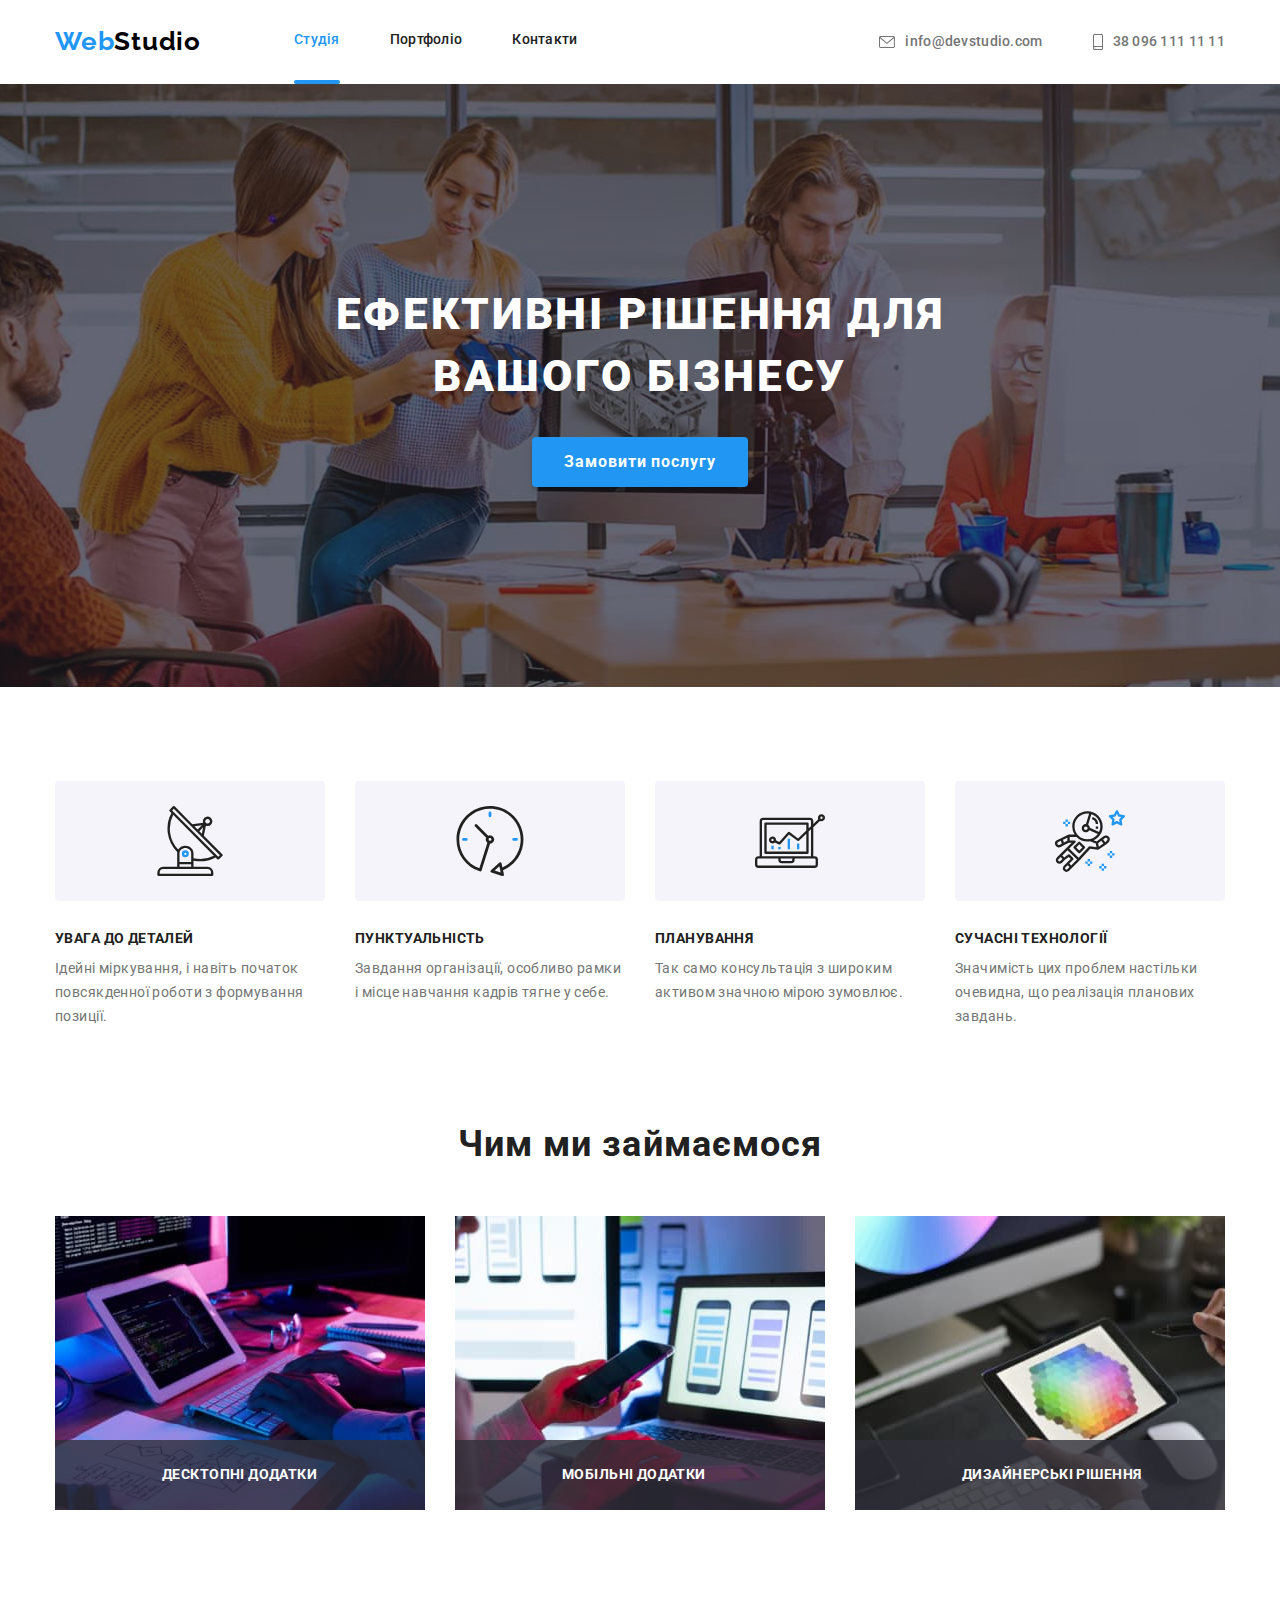
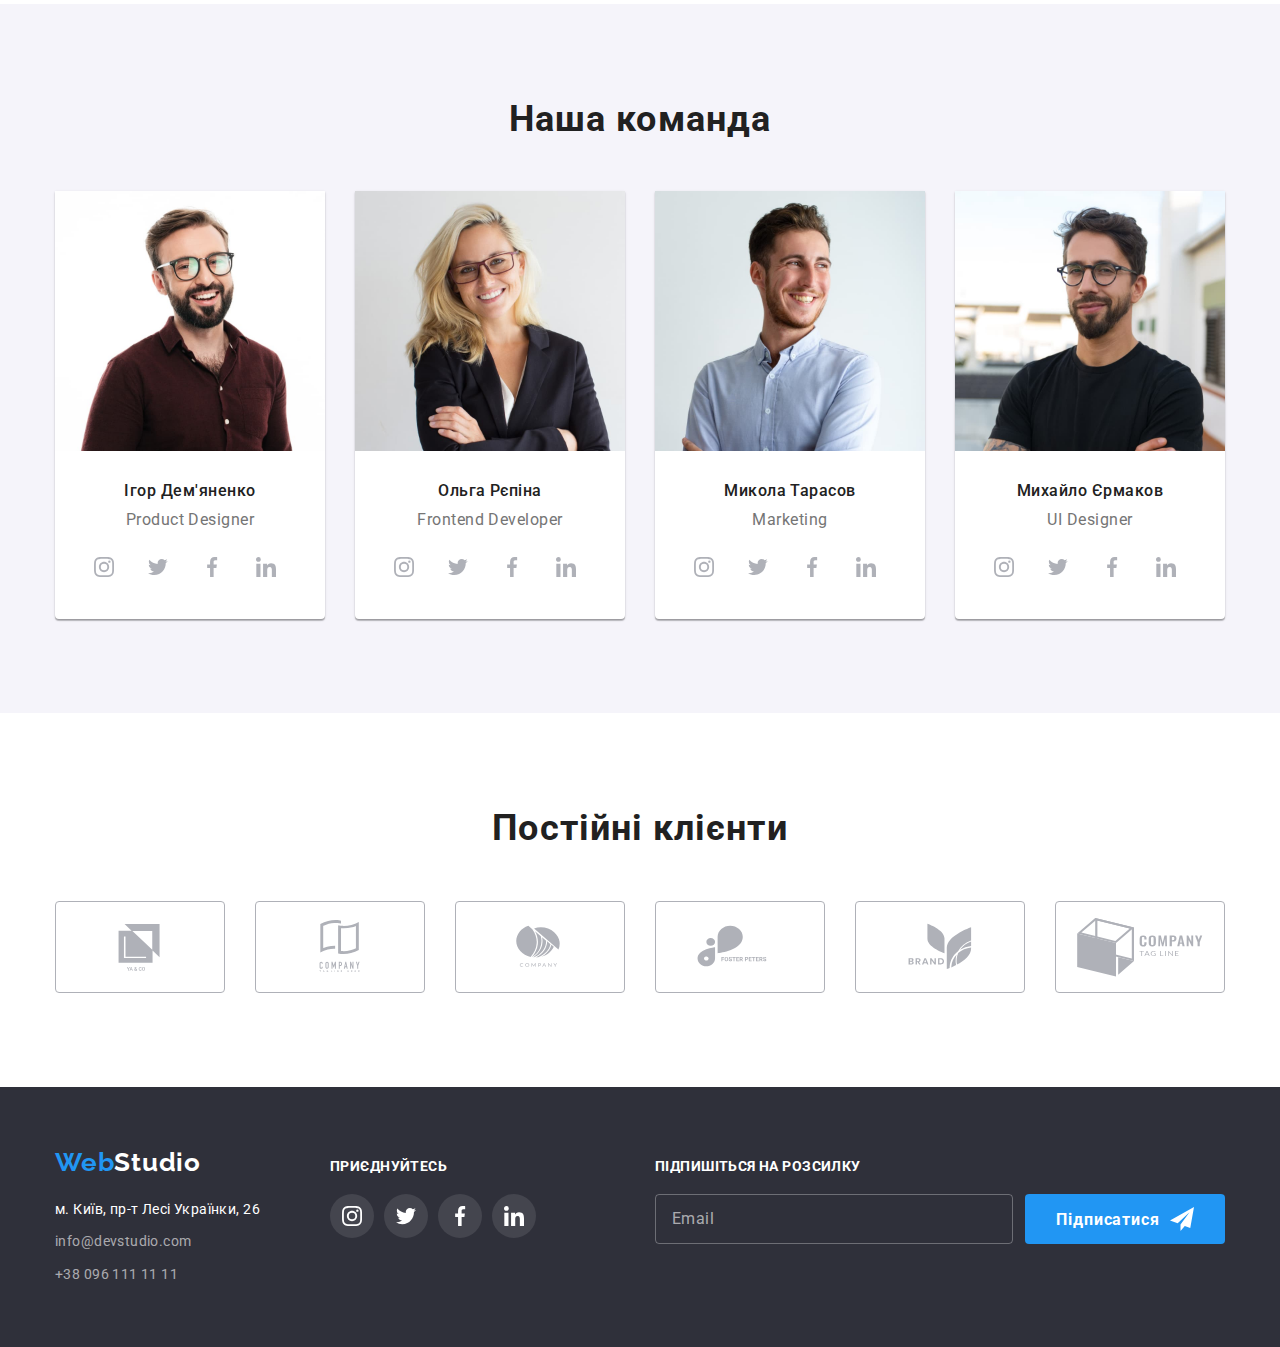
<file: index.html>
<!DOCTYPE html>
<html lang="uk">
  <head>
    <meta charset="UTF-8" />
    <meta http-equiv="X-UA-Compatible" content="IE=edge" />
    <meta name="viewport" content="width=device-width, initial-scale=1.0" />
    <title>WebStudio</title>
    <link
      rel="stylesheet"
      href="https://cdnjs.cloudflare.com/ajax/libs/modern-normalize/1.1.0/modern-normalize.min.css"
    />
    <link rel="stylesheet" href="./css/styles.css" />
    <link rel="preconnect" href="https://fonts.googleapis.com" />
    <link rel="preconnect" href="https://fonts.gstatic.com" crossorigin />
    <link
      href="https://fonts.googleapis.com/css2?family=Raleway:wght@700&family=Roboto:wght@400;500;700;900&display=swap"
      rel="stylesheet"
    />
  </head>
  <body>
    <header>
      <div class="container header">
        <nav class="nav">
          <a class="logo link" href="./index.html"
            ><span class="logo-part" lang="en">Web</span>Studio</a
          >
          <ul class="site-nav list">
            <li class="current-page"><a class="link current" href="./index.html">Студія</a></li>
            <li><a class="link" href="./portfolio.html">Портфоліо</a></li>
            <li><a class="link" href="">Контакти</a></li>
          </ul>
        </nav>
        <ul class="contacts list">
          <li>
            <a class="link contacts" href="mailto:info@devstudio.com">
              <svg class="icon-contacts" width="16" height="12">
                <use href="./images/sprite.svg#icon-envelope"></use>
              </svg>
              info@devstudio.com</a
            >
          </li>
          <li>
            <a class="link contacts" href="tel:+380961111111">
              <svg class="icon-contacts" width="10" height="16">
                <use href="./images/sprite.svg#icon-smartphone"></use>
              </svg>
              38 096 111 11 11</a
            >
          </li>
        </ul>
      </div>
    </header>
    <main>
      <!-- Hero Section -->
      <section class="hero">
        <h1 class="hero-title">Ефективні рішення для вашого бізнесу</h1>
        <button class="hero-btn" type="button" data-modal-open>Замовити послугу</button>
      </section>
      <!-- Features Section -->
      <section class="features-section">
        <div class="container">
          <h2 class="visually-hidden">Наші особливості</h2>
          <ul class="features list">
            <li>
              <div class="feature-image">
                <svg width="70" height="70">
                  <use href="./images/sprite.svg#icon-antenna"></use>
                </svg>
              </div>
              <h3 class="features-item">Увага до деталей</h3>
              <p>
                Ідейні міркування, і навіть початок повсякденної роботи з
                формування позиції.
              </p>
            </li>
            <li>
              <div class="feature-image">
                <svg width="70" height="70">
                  <use href="./images/sprite.svg#icon-clock"></use>
                </svg>
              </div>
              <h3 class="features-item">Пунктуальність</h3>
              <p>
                Завдання організації, особливо рамки і місце навчання кадрів
                тягне у себе.
              </p>
            </li>
            <li>
              <div class="feature-image">
                <svg width="70" height="70">
                  <use href="./images/sprite.svg#icon-diagram"></use>
                </svg>
              </div>
              <h3 class="features-item">Планування</h3>
              <p>
                Так само консультація з широким активом значною мірою зумовлює.
              </p>
            </li>
            <li>
              <div class="feature-image">
                <svg width="70" height="70">
                  <use href="./images/sprite.svg#icon-astronaut"></use>
                </svg>
              </div>
              <h3 class="features-item">Сучасні технології</h3>
              <p>
                Значимість цих проблем настільки очевидна, що реалізація
                планових завдань.
              </p>
            </li>
          </ul>
        </div>
      </section>
      <!-- What do we do Section -->
      <section class="work">
        <div class="container">
          <h2 class="work-title">Чим ми займаємося</h2>
          <ul class="work list">
            <li>
              <div class="thumb">
              <img
                src="./images/img-1.jpg"
                alt="Ілюстрація розробки сайту"
                width="370"
                height="294"
              />
              <p>Десктопні додатки</p>
              </div>
            </li>
            <li>
              <div class="thumb">
              <img
                src="./images/img-2.jpg"
                alt="Ілюстрація розробки додатку"
                width="370"
                height="294"
              />
              <p>Мобільні додатки</p>
              </div>
            </li>
            <li>
              <div class="thumb">
              <img
                src="./images/img-3.jpg"
                alt="Ілюстрація розробки дизайну"
                width="370"
                height="294"
              />
              <p>Дизайнерські рішення</p>
              </div>
            </li>
          </ul>
        </div>
      </section>
      <!-- Our Team Section -->
      <section class="team-section">
        <div class="container">
          <h2 class="team-title">Наша команда</h2>
          <ul class="team list">
            <li>
              <img
                src="./images/ihor.jpg"
                alt="Фото Ігора Дем`яненко"
                width="270"
                height="260"
              />
              <div class="card">
                <h3 class="team-member">Ігор Дем'яненко</h3>
                <p class="team-position" lang="en">Product Designer</p>
                <ul class="list social">
                  <li>
                    <a class="link-social" href="">
                      <svg class="social-svg" width="20" height="20">
                        <use href="./images/sprite.svg#icon-instagram"></use>
                      </svg>
                    </a>
                  </li>
                  <li>
                    <a class="link-social" href="">
                      <svg class="social-svg" width="20" height="20">
                        <use href="./images/sprite.svg#icon-twitter"></use>
                      </svg>
                    </a>
                  </li>
                  <li>
                    <a class="link-social" href="">
                      <svg class="social-svg" width="20" height="20">
                        <use href="./images/sprite.svg#icon-facebook"></use>
                      </svg>
                    </a>
                  </li>
                  <li>
                    <a class="link-social" href="">
                      <svg class="social-svg" width="20" height="20">
                        <use href="./images/sprite.svg#icon-linkedin"></use>
                      </svg>
                    </a>
                  </li>
                </ul>
              </div>
            </li>
            <li>
              <img
                src="./images/olha.jpg"
                alt="Фото Ольги Рєпіної"
                width="270"
                height="260"
              />
              <div class="card">
                <h3 class="team-member">Ольга Рєпіна</h3>
                <p class="team-position" lang="en">Frontend Developer</p>
                <ul class="list social">
                  <li>
                    <a class="link-social" href="">
                      <svg class="social-svg" width="20" height="20">
                        <use href="./images/sprite.svg#icon-instagram"></use>
                      </svg>
                    </a>
                  </li>
                  <li>
                    <a class="link-social" href="">
                      <svg class="social-svg" width="20" height="20">
                        <use href="./images/sprite.svg#icon-twitter"></use>
                      </svg>
                    </a>
                  </li>
                  <li>
                    <a class="link-social" href="">
                      <svg class="social-svg" width="20" height="20">
                        <use href="./images/sprite.svg#icon-facebook"></use>
                      </svg>
                    </a>
                  </li>
                  <li>
                    <a class="link-social" href="">
                      <svg class="social-svg" width="20" height="20">
                        <use href="./images/sprite.svg#icon-linkedin"></use>
                      </svg>
                    </a>
                  </li>
                </ul>
              </div>
            </li>
            <li>
              <img
                src="./images/mykola.jpg"
                alt="Фото Миколи Тарасова"
                width="270"
                height="260"
              />
              <div class="card">
                <h3 class="team-member">Микола Тарасов</h3>
                <p class="team-position" lang="en">Marketing</p>
                <ul class="list social">
                  <li>
                    <a class="link-social" href="">
                      <svg class="social-svg" width="20" height="20">
                        <use href="./images/sprite.svg#icon-instagram"></use>
                      </svg>
                    </a>
                  </li>
                  <li>
                    <a class="link-social" href="">
                      <svg class="social-svg" width="20" height="20">
                        <use href="./images/sprite.svg#icon-twitter"></use>
                      </svg>
                    </a>
                  </li>
                  <li>
                    <a class="link-social" href="">
                      <svg class="social-svg" width="20" height="20">
                        <use href="./images/sprite.svg#icon-facebook"></use>
                      </svg>
                    </a>
                  </li>
                  <li>
                    <a class="link-social" href="">
                      <svg class="social-svg" width="20" height="20">
                        <use href="./images/sprite.svg#icon-linkedin"></use>
                      </svg>
                    </a>
                  </li>
                </ul>
              </div>
            </li>
            <li>
              <img
                src="./images/mykhailo.jpg"
                alt="Фото Михайла Єрмакова"
                width="270"
                height="260"
              />
              <div class="card">
                <h3 class="team-member">Михайло Єрмаков</h3>
                <p class="team-position" lang="en">UI Designer</p>
                <ul class="list social">
                  <li>
                    <a class="link-social" href="">
                      <svg class="social-svg" width="20" height="20">
                        <use href="./images/sprite.svg#icon-instagram"></use>
                      </svg>
                    </a>
                  </li>
                  <li>
                    <a class="link-social" href="">
                      <svg class="social-svg" width="20" height="20">
                        <use href="./images/sprite.svg#icon-twitter"></use>
                      </svg>
                    </a>
                  </li>
                  <li>
                    <a class="link-social" href="">
                      <svg class="social-svg" width="20" height="20">
                        <use href="./images/sprite.svg#icon-facebook"></use>
                      </svg>
                    </a>
                  </li>
                  <li>
                    <a class="link-social" href="">
                      <svg class="social-svg" width="20" height="20">
                        <use href="./images/sprite.svg#icon-linkedin"></use>
                      </svg>
                    </a>
                  </li>
                </ul>
              </div>
            </li>
          </ul>
        </div>
      </section>
      <!-- Our Clients -->
      <section class="clients-section">
        <div class="container">
          <h2 class="clients-title">Постійні клієнти</h2>
          <ul class="clients list">
            <li><a class="clients-link" href=""> <svg class="clients-svg" width="106" height="60"><use href="./images/sprite.svg#icon-logo1"></use></svg></a></li>
            <li><a class="clients-link" href=""> <svg class="clients-svg" width="106" height="60">
                  <use href="./images/sprite.svg#icon-logo2"></use>
                </svg></a></li>
            <li><a class="clients-link" href=""> <svg class="clients-svg" width="106" height="60">
                  <use href="./images/sprite.svg#icon-logo3"></use>
                </svg></a></li>
            <li><a class="clients-link" href=""> <svg class="clients-svg" width="106" height="60">
                  <use href="./images/sprite.svg#icon-logo4"></use>
                </svg></a></li>
            <li><a class="clients-link" href=""> <svg class="clients-svg" width="106" height="60">
                  <use href="./images/sprite.svg#icon-logo5"></use>
                </svg></a></li>
            <li><a class="clients-link" href=""> <svg class="clients-svg" width="106" height="60">
                  <use href="./images/sprite.svg#icon-logo6"></use>
                 </svg></a></li>
          </ul>
        </div>
      </section>
    </main>
    <!-- Footer -->
    <footer class="footer">
      <div class="container footer-flex">
        <div class="additional-footer">
        <a class="footer-logo link" href="./index.html">
          <span class="footer-logo-part" lang="en">Web</span>Studio</a
        >
        <address>
          <ul class="list">
            <li class="address">
              <a
                class="address-item link address"
                href="https://goo.gl/maps/kDSUidQcf3W3x1u66"
                target="_blank"
                rel="noopener noreferrer"
                >м. Київ, пр-т Лесі Українки, 26</a
              >
            </li>
            <li  class="address">
              <a class="address-item link" href="mailto:info@devstudio.com"
                >info@devstudio.com</a
              >
            </li>
            <li>
              <a class="address-item link" href="tel:+380961111111"
                >+38 096 111 11 11</a
              >
            </li>
          </ul>
          </div>
        </address>
        <div>
        <p class="footer-title">Приєднуйтесь</p>
        <ul class="list social">
          <li class="footer-social">
            <a href="">
              <svg width="20" height="20">
                <use href="./images/sprite.svg#icon-instagram-white" ></use>
              </svg>
            </a>
          </li>
          <li class="footer-social">
            <a href="">
              <svg width="20" height="20">
                <use href="./images/sprite.svg#icon-twitter-white"></use>
              </svg>
            </a>
          </li>
          <li class="footer-social">
            <a href="">
              <svg width="20" height="20">
                <use href="./images/sprite.svg#icon-facebook-white"></use>
              </svg>
            </a>
          </li>
          <li class="footer-social">
            <a href="">
              <svg width="20" height="20">
                <use href="./images/sprite.svg#icon-linkedin-white"></use>
              </svg>
            </a>
          </li>
        </ul>
        </div>
        <div class="form-footer">
          <p>Підпишіться на розсилку</p>
          <form action="">
            <input type="email" name="email-footer" id="email-footer" placeholder="Email">
            <button type="submit">Підписатися 
              <svg width="24" height="24">
                <use href="./images/sprite.svg#icon-send"></use>
              </svg>
            </button>
          </form>
        </div>
      </div>
    </footer>
    <div class="backdrop is-hidden" data-modal>
      <div class="modal">
      <button type="button" class="close-button" data-modal-close>
        <svg width="11px" height="11px">
          <use href="./images/sprite.svg#icon-close-button"></use>
        </svg>
      </button>
      <form action="" class="form">
        <p>Залиште свої дані, ми вам передзвонимо</p>
        <div class="form-field">
          <label for="name">Ім'я</label>
          <div class="input-wrap">
          <input type="text" name="name" id="name" class="field-input">
          <svg width="18" height="18" class="form-svg">
            <use href="./images/sprite.svg#icon-person"></use>
          </svg>
          </div>
        </div>
        <div class="form-field">
          <label for="tel">Телефон</label>
          <div class="input-wrap">
          <input type="tel" name="tel" id="tel" class="field-input">
          <svg width="18" height="18" class="form-svg">
            <use href="./images/sprite.svg#icon-phone"></use>
          </svg>
          </div>
        </div>
        <div class="form-field">
          <label for="email">Пошта</label>
          <div class="input-wrap">
          <input type="email" name="email" id="email" class="field-input">
          <svg width="18" height="18" class="form-svg">
            <use href="./images/sprite.svg#icon-email"></use>
          </svg>
          </div>
        </div>
        <div class="form-textarea">
          <label for="comment">Коментар</label>
          <textarea name="comment" id="comment" placeholder="Введіть текст"></textarea>
        </div>
          <label class="checkbox-label" for="terms">
          <input class="checkbox" type="checkbox" name="terms" id="terms" required> 
          <svg width="15" height="15" class="check-icon">
            <use class="square" href="./images/sprite.svg#icon-square"></use>
            <use class="check" href="./images/sprite.svg#icon-check"></use>
          </svg>
          Погоджуюся з розсилкою та приймаю  <a class="checkbox-link" href=""> Умови договору</a>
        </label>
          <button type="submit">Відправити</button>
      </form>
      </div>
    </div>
    <script src="./js/modal.js"></script>
  </body>
</html>
</file>
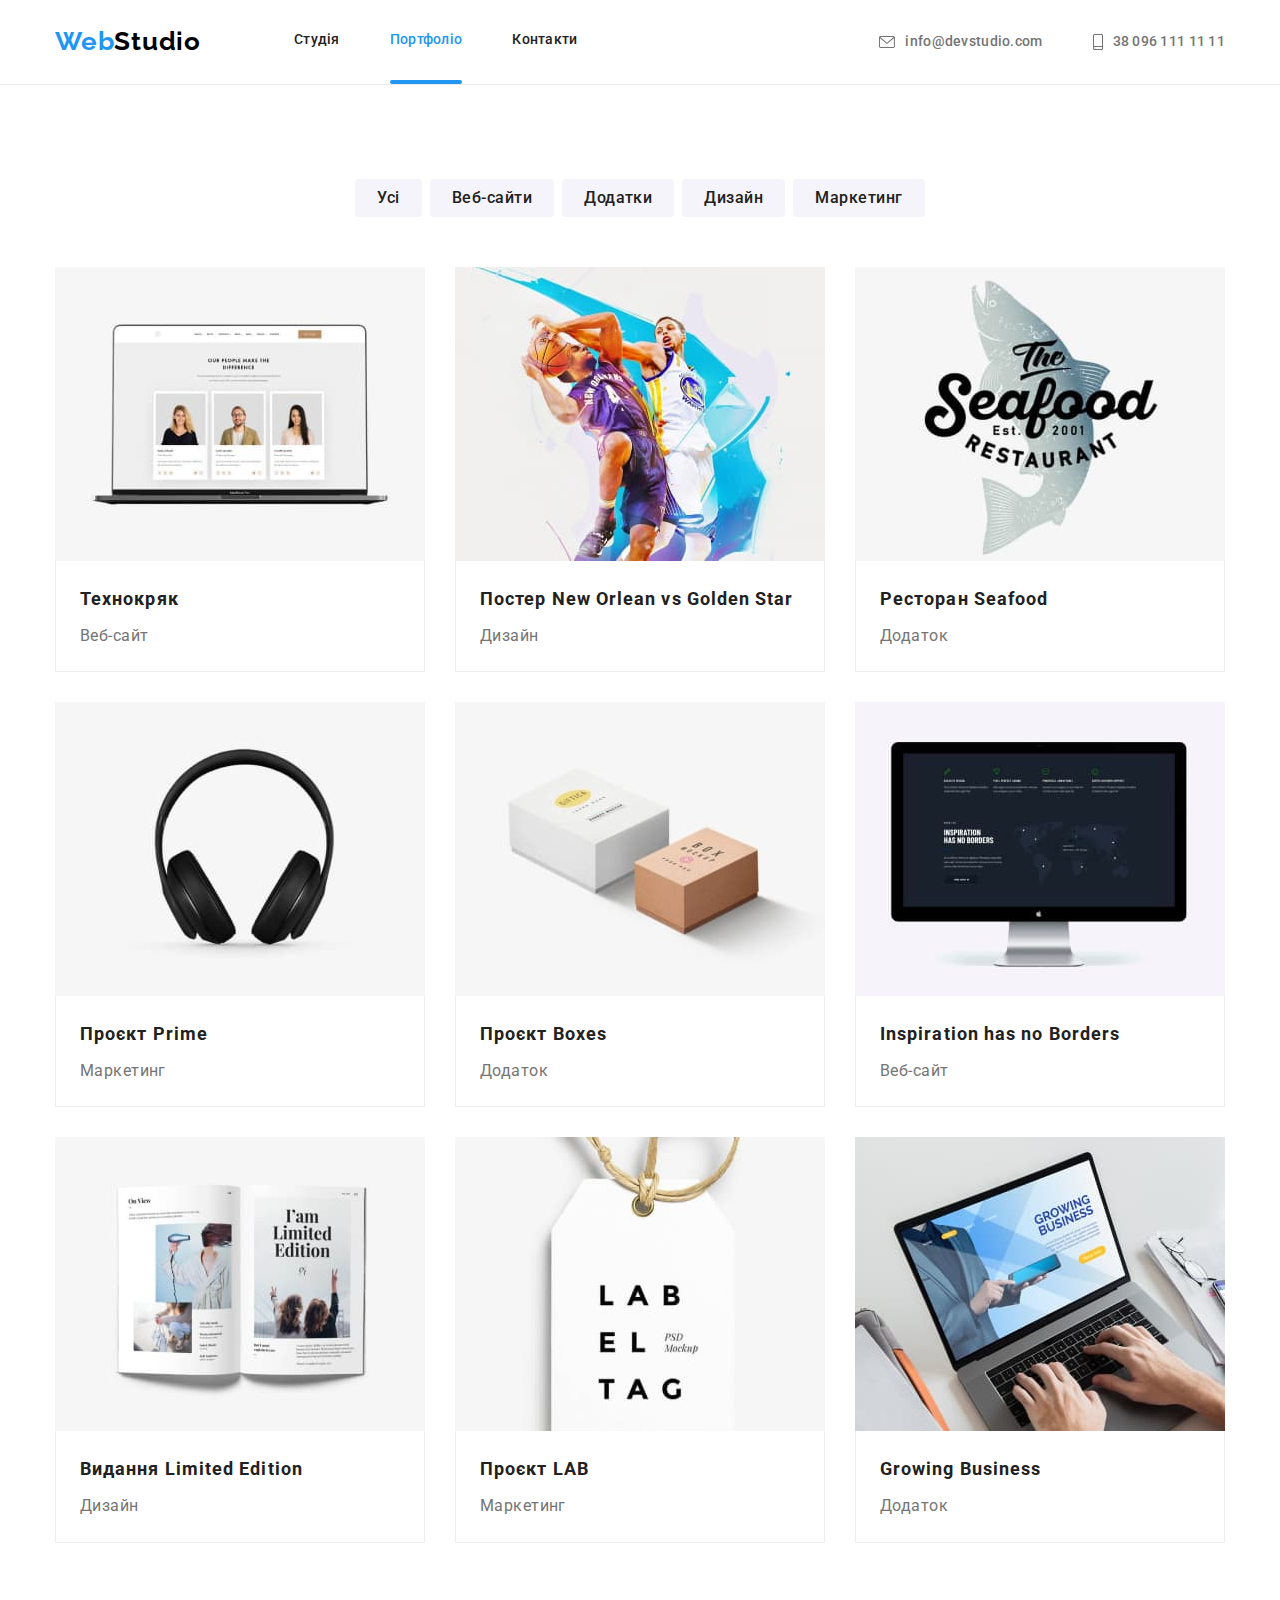
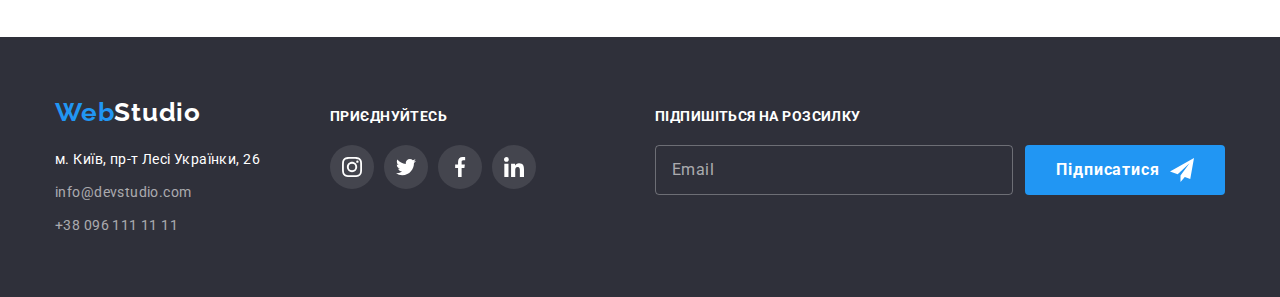
<file: portfolio.html>
<!DOCTYPE html>
<html lang="uk">
  <head>
    <meta charset="UTF-8" />
    <meta http-equiv="X-UA-Compatible" content="IE=edge" />
    <meta name="viewport" content="width=device-width, initial-scale=1.0" />
    <title>WebStudio</title>
    <link
      rel="stylesheet"
      href="https://cdnjs.cloudflare.com/ajax/libs/modern-normalize/1.1.0/modern-normalize.min.css"
    />
    <link rel="stylesheet" href="./css/styles.css" />
    <link rel="preconnect" href="https://fonts.googleapis.com" />
    <link rel="preconnect" href="https://fonts.gstatic.com" crossorigin />
    <link
      href="https://fonts.googleapis.com/css2?family=Raleway:wght@700&family=Roboto:wght@400;500;700;900&display=swap"
      rel="stylesheet"
    />
  </head>

  <body>
    <header class="portfolio-header">
      <div class="container header">
        <nav class="nav">
          <a class="logo link" href="./index.html"
            ><span class="logo-part" lang="en">Web</span>Studio</a
          >
          <ul class="site-nav list">
            <li><a class="link" href="./index.html">Студія</a></li>
            <li class="current-page">
              <a class="link current" href="./portfolio.html">Портфоліо</a>
            </li>
            <li><a class="link" href="">Контакти</a></li>
          </ul>
        </nav>
        <ul class="contacts list">
          <li>
            <a class="link contacts" href="mailto:info@devstudio.com">
              <svg class="icon-contacts" width="16" height="12">
                <use href="./images/sprite.svg#icon-envelope"></use>
              </svg>
              info@devstudio.com</a>
          </li>
          <li>
            <a class="link contacts" href="tel:+380961111111">
              <svg class="icon-contacts" width="10" height="16">
                <use href="./images/sprite.svg#icon-smartphone"></use>
              </svg>
              38 096 111 11 11</a>
          </li>
        </ul>
      </div>
    </header>
    <main>
      <section class="projects-section">
        <div class="container">
          <h1 class="visually-hidden">Наші роботи</h1>
          <ul class="filter list">
            <li><button class="filter-btn" type="button">Усі</button></li>
            <li><button class="filter-btn" type="button">Веб-сайти</button></li>
            <li><button class="filter-btn" type="button">Додатки</button></li>
            <li><button class="filter-btn" type="button">Дизайн</button></li>
            <li><button class="filter-btn" type="button">Маркетинг</button></li>
          </ul>

          <ul class="projects list">
            <li>
              <a class="link" href="">
                <div class="wrap-project-details">
                <img
                  src="./images/img1.jpg"
                  alt="Веб-сайт Технокряк"
                  width="370"
                  height="294"
                />
                <p class="project-details">Ресурс пропонує комплексні пропозиції з різним рівнем функціоналу та сервісів. Все це дозволить відвідувачу отримати
                вичерпні відомості про компанію чи приватну особу.</p>
                </div>
                <div class="portfolio-card">
                  <h2 class="projects-title">Технокряк</h2>
                  <p class="projects-text">Веб-сайт</p>
                </div>
              </a>
            </li>
            <li>
              <a class="link" href="">
                <div class="wrap-project-details">
                <img
                  src="./images/img2.jpg"
                  alt="Постер"
                  width="370"
                  height="294"
                />
                <p class="project-details">Ресурс пропонує комплексні пропозиції з різним рівнем функціоналу та сервісів. Все це
                  дозволить відвідувачу отримати
                  вичерпні відомості про компанію чи приватну особу.</p>
                </div>
                <div class="portfolio-card">
                  <h2 class="projects-title">
                    Постер New Orlean vs Golden Star
                  </h2>
                  <p class="projects-text">Дизайн</p>
                </div>
              </a>
            </li>
            <li>
              <a class="link" href="">
                <div class="wrap-project-details">
                <img
                  src="./images/img3.jpg"
                  alt="Додаток Ресторан Seafood"
                  width="370"
                  height="294"
                />
                <p class="project-details">Ресурс пропонує комплексні пропозиції з різним рівнем функціоналу та сервісів. Все це
                  дозволить відвідувачу отримати
                  вичерпні відомості про компанію чи приватну особу.</p>
                  </div>
                <div class="portfolio-card">
                  <h2 class="projects-title">Ресторан Seafood</h2>
                  <p class="projects-text">Додаток</p>
                </div>
              </a>
            </li>
            <li>
              <a class="link" href="">
                <div class="wrap-project-details">
                <img
                  src="./images/img4.jpg"
                  alt="Проєкт Prime"
                  width="370"
                  height="294"
                />
                <p class="project-details">Ресурс пропонує комплексні пропозиції з різним рівнем функціоналу та сервісів. Все це
                  дозволить відвідувачу отримати
                  вичерпні відомості про компанію чи приватну особу.</p>
                  </div>
                <div class="portfolio-card">
                  <h2 class="projects-title">Проєкт Prime</h2>
                  <p class="projects-text">Маркетинг</p>
                </div>
              </a>
            </li>
            <li>
              <a class="link" href="">
                <div class="wrap-project-details">
                <img
                  src="./images/img5.jpg"
                  alt="Додаток Boxes"
                  width="370"
                  height="294"
                />
                <p class="project-details">Ресурс пропонує комплексні пропозиції з різним рівнем функціоналу та сервісів. Все це
                  дозволить відвідувачу отримати
                  вичерпні відомості про компанію чи приватну особу.</p>
                  </div>
                <div class="portfolio-card">
                  <h2 class="projects-title">Проєкт Boxes</h2>
                  <p class="projects-text">Додаток</p>
                </div>
              </a>
            </li>
            <li>
              <a class="link" href="">
                <div class="wrap-project-details">
                <img
                  src="./images/img6.jpg"
                  alt="Веб-сайт Inspiration has no Borders"
                  width="370"
                  height="294"
                />
                <p class="project-details">Ресурс пропонує комплексні пропозиції з різним рівнем функціоналу та сервісів. Все це
                  дозволить відвідувачу отримати
                  вичерпні відомості про компанію чи приватну особу.</p>
                  </div>
                <div class="portfolio-card">
                  <h2 class="projects-title" lang="en">
                    Inspiration has no Borders
                  </h2>
                  <p class="projects-text">Веб-сайт</p>
                </div>
              </a>
            </li>
            <li>
              <a class="link" href="">
                <div class="wrap-project-details">
                <img
                  src="./images/img7.jpg"
                  alt="Дизайн видання Limited Edition "
                  width="370"
                  height="294"
                />
                <p class="project-details">Ресурс пропонує комплексні пропозиції з різним рівнем функціоналу та сервісів. Все це
                  дозволить відвідувачу отримати
                  вичерпні відомості про компанію чи приватну особу.</p>
                  </div>
                <div class="portfolio-card">
                  <h2 class="projects-title">Видання Limited Edition</h2>
                  <p class="projects-text">Дизайн</p>
                </div>
              </a>
            </li>
            <li>
              <a class="link" href="">
                <div class="wrap-project-details">
                <img
                  src="./images/img8.jpg"
                  alt="Проєкт LAB"
                  width="370"
                  height="294"
                />
                <p class="project-details">Ресурс пропонує комплексні пропозиції з різним рівнем функціоналу та сервісів. Все це
                  дозволить відвідувачу отримати
                  вичерпні відомості про компанію чи приватну особу.</p>
                  </div>
                <div class="portfolio-card">
                  <h2 class="projects-title">Проєкт LAB</h2>
                  <p class="projects-text">Маркетинг</p>
                </div>
              </a>
            </li>
            <li>
              <a class="link" href="">
                <div class="wrap-project-details">
                <img
                  src="./images/img9.jpg"
                  alt="Додаток Growing Business"
                  width="370"
                  height="294"
                />
                <p class="project-details">Ресурс пропонує комплексні пропозиції з різним рівнем функціоналу та сервісів. Все це
                  дозволить відвідувачу отримати
                  вичерпні відомості про компанію чи приватну особу.</p>
                  </div>
                <div class="portfolio-card">
                  <h2 class="projects-title" lang="en">Growing Business</h2>
                  <p class="projects-text">Додаток</p>
                </div>
              </a>
            </li>
          </ul>
        </div>
      </section>
    </main>
  <footer class="footer">
    <div class="container footer-flex">
      <div class="additional-footer">
        <a class="footer-logo link" href="./index.html">
          <span class="footer-logo-part" lang="en">Web</span>Studio</a>
        <address>
          <ul class="list">
            <li class="address">
              <a class="address-item link address" href="https://goo.gl/maps/kDSUidQcf3W3x1u66" target="_blank"
                rel="noopener noreferrer">м. Київ, пр-т Лесі Українки, 26</a>
            </li>
            <li class="address">
              <a class="address-item link" href="mailto:info@devstudio.com">info@devstudio.com</a>
            </li>
            <li>
              <a class="address-item link" href="tel:+380961111111">+38 096 111 11 11</a>
            </li>
          </ul>
      </div>
      </address>
      <div>
        <h2 class="footer-title">Приєднуйтесь</h2>
        <ul class="list social">
          <li class="footer-social">
            <a href="">
              <svg width="20" height="20">
                <use href="./images/sprite.svg#icon-instagram-white"></use>
              </svg>
            </a>
          </li>
          <li class="footer-social">
            <a href="">
              <svg width="20" height="20">
                <use href="./images/sprite.svg#icon-twitter-white"></use>
              </svg>
            </a>
          </li>
          <li class="footer-social">
            <a href="">
              <svg width="20" height="20">
                <use href="./images/sprite.svg#icon-facebook-white"></use>
              </svg>
            </a>
          </li>
          <li class="footer-social">
            <a href="">
              <svg width="20" height="20">
                <use href="./images/sprite.svg#icon-linkedin-white"></use>
              </svg>
            </a>
          </li>
        </ul>
      </div>
      <div class="form-footer">
        <p>Підпишіться на розсилку</p>
        <form action="">
          <input type="email" name="email-footer" id="email-footer" placeholder="Email">
          <button type="submit">Підписатися
            <svg width="24" height="24">
              <use href="./images/sprite.svg#icon-send"></use>
            </svg>
          </button>
        </form>
      </div>
    </div>
  </footer>
  </body>
</html>
</file>
<file: css/styles.css>
:root {
  --primary-text-color: #757575;
  --accent-color: #2196f3;
  --secondary-text-color: #212121;
  --hero-title-color: #ffffff;
  --primary-background-color: #f5f5f5;
  --secondary-background-color: #f5f4fa;
  --hero-background-color: #2f303a;
  --logo-color: #000000;
  --hero-btn-hover: #188ce8;
  --address-color: rgba(255, 255, 255, 0.6);
  --header-border-color: #ececec;
  --social-link-color: #afb1b8;
  --form-color: rgba(33, 33, 33, 0.2);
}

body {
  font-family: "Roboto", sans-serif;
  font-size: 14px;
  line-height: 1.7;
  letter-spacing: 0.03em;
  color: var(--primary-text-color);
  background-color: var(--hero-title-color);
}

.list {
  list-style: none;
}

.link {
  text-decoration: none;
}

.hero-btn,
.filter-btn {
  cursor: pointer;
  font-family: inherit;
}

h1,
h2,
h3,
h4,
h5,
h6,
p,
ul {
  padding: 0;
  margin: 0;
}

img {
  display: block;
}

/* Main Page */
/* Header */

.container {
  width: 1200px;
  padding-left: 15px;
  padding-right: 15px;
  margin-left: auto;
  margin-right: auto;
}

.container.header {
  display: flex;
  align-items: center;
}

.logo {
  font-family: "Raleway", sans-serif;
  font-weight: 700;
  font-size: 26px;
  line-height: 1.2;
  letter-spacing: 0.03em;
  color: var(--logo-color);
}

.logo-part {
  color: var(--accent-color);
}

.nav,
.site-nav,
.contacts,
.nav .logo {
  display: flex;
}

.nav .logo {
  align-items: center;
  margin-right: 93px;
}

.site-nav li {
  margin-right: 50px;
}

.current-page::after {
  content: "";
  width: 100%;
  height: 4px;
  background-color: var(--accent-color);
  display: block;
  border-radius: 2px;
}

.site-nav li:last-child {
  margin-right: 0%;
}

.site-nav .link {
  font-weight: 500;
  font-size: 14px;
  line-height: 1.14;
  letter-spacing: 0.02em;
  color: var(--secondary-text-color);
  display: block;
  padding-top: 32px;
  padding-bottom: 32px;

  transition: color 250ms cubic-bezier(0.4, 0, 0.2, 1);
}

.site-nav .link:hover,
.site-nav .link:focus {
  color: var(--accent-color);
}

.site-nav .link.current {
  color: var(--accent-color);
}

.contacts .link {
  font-weight: 500;
  font-size: 14px;
  line-height: 1.14;
  letter-spacing: 0.02em;
  color: var(--primary-text-color);

  transition: color 250ms cubic-bezier(0.4, 0, 0.2, 1);
}

.contacts .link:hover,
.contacts .link:focus {
  color: var(--accent-color);
}

.contacts {
  margin-left: auto;
}

.contacts li {
  margin-right: 50px;
}

.contacts li:last-child {
  margin-right: 0%;
}

.icon-contacts {
  fill: currentColor;
  margin-right: 10px;
}

.link.contacts {
  display: flex;
  align-items: center;
}

/* Hero */

.hero {
  background-color: var(--hero-background-color);
  max-width: 1600px;
  min-height: 600px;
  margin-right: auto;
  margin-left: auto;
  background-image: linear-gradient(
      to right,
      rgba(47, 48, 58, 0.4),
      rgba(47, 48, 58, 0.4)
    ),
    url(../images/hero.jpg);
  background-repeat: no-repeat;
  background-position: center;
  background-size: cover;
  text-align: center;
  padding-top: 200px;
  padding-bottom: 200px;
}

.hero-title {
  font-weight: 900;
  font-size: 44px;
  line-height: 1.4;
  letter-spacing: 0.06em;
  text-transform: uppercase;
  color: var(--hero-title-color);
  margin-bottom: 30px;
  width: 696px;
  margin-right: auto;
  margin-left: auto;
}

.hero-btn {
  font-weight: 700;
  font-style: inherit;
  font-size: 16px;
  line-height: 1.88;
  letter-spacing: 0.06em;
  text-align: center;
  color: var(--hero-title-color);
  background-color: var(--accent-color);
  padding: 10px 32px;
  border: none;
  box-shadow: 0px 4px 4px rgba(0, 0, 0, 0.15);
  border-radius: 4px;

  transition: background-color 250ms cubic-bezier(0.4, 0, 0.2, 1);
}

.hero-btn:hover,
.hero-btn:focus {
  background-color: var(--hero-btn-hover);
}

/* Features */

.visually-hidden {
  position: absolute;
  white-space: nowrap;
  width: 1px;
  height: 1px;
  overflow: hidden;
  border: 0;
  padding: 0;
  clip: rect(0 0 0 0);
  clip-path: inset(50%);
  margin: -1px;
}

.features-section {
  padding-top: 94px;
  padding-bottom: 47px;
}

.feature-image {
  width: 270px;
  height: 120px;
  display: flex;
  align-items: center;
  justify-content: center;
  margin-bottom: 30px;
  margin-right: 0;
  background-color: var(--secondary-background-color);
  border-radius: 4px;
}

.features li {
  margin-right: 30px;
}

.features li:last-child {
  margin-right: 0;
}

.features.list {
  display: flex;
}

.features-item {
  font-weight: 700;
  font-size: 14px;
  line-height: 1.14;
  letter-spacing: 0.03em;
  text-transform: uppercase;
  color: var(--secondary-text-color);
  margin-bottom: 10px;
}

/* What do we do */

.work {
  padding-top: 47px;
  padding-bottom: 94px;
}

.work-title {
  font-weight: 700;
  font-size: 36px;
  line-height: 1.2;
  text-align: center;
  letter-spacing: 0.03em;
  color: var(--secondary-text-color);
  margin-bottom: 50px;
}

.work .list {
  display: flex;
  gap: 30px;
  padding: 0;
}

.work p {
  font-weight: 700;
  font-size: 14px;
  line-height: 1.14;
  letter-spacing: 0.03em;
  text-transform: uppercase;
  position: absolute;
  left: 107px;
  bottom: 27px;
  color: var(--hero-title-color);
}

.thumb {
  position: relative;
}

.thumb::before {
  content: "";
  width: 100%;
  height: 70px;
  display: block;
  position: absolute;
  background-color: rgba(47, 48, 58, 0.8);
  left: 0;
  bottom: 0;
}

/* Our Team */

.team-section {
  background-color: var(--secondary-background-color);
  padding-top: 94px;
  padding-bottom: 94px;
}

.team.list {
  display: flex;
  gap: 30px;
}

.team.list > li {
  background-color: var(--hero-title-color);
  box-shadow: 0px 1px 3px rgba(0, 0, 0, 0.12), 0px 1px 1px rgba(0, 0, 0, 0.14),
    0px 2px 1px rgba(0, 0, 0, 0.2);
  border-radius: 0px 0px 4px 4px;
}

.card {
  padding-bottom: 30px;
  padding-top: 30px;
  text-align: center;
}

.team-title {
  font-weight: 700;
  font-size: 36px;
  line-height: 1.2;
  text-align: center;
  letter-spacing: 0.03em;
  color: var(--secondary-text-color);
  margin-bottom: 50px;
}

.team-member {
  font-weight: 500;
  font-size: 16px;
  line-height: 1.2;
  letter-spacing: 0.03em;
  color: var(--secondary-text-color);
  margin-bottom: 10px;
}

.team-position {
  font-size: 16px;
  line-height: 1.2;
  letter-spacing: 0.03em;
  color: var(--primary-text-color);
  margin-bottom: 16px;
}

.link-social {
  width: 44px;
  height: 44px;
  display: flex;
  align-items: center;
  justify-content: center;
  border-radius: 50%;
  fill: var(--social-link-color);

  transition: background-color 250ms cubic-bezier(0.4, 0, 0.2, 1),
    fill 250ms cubic-bezier(0.4, 0, 0.2, 1);
}

.link-social:hover,
.link-social:focus {
  background-color: var(--accent-color);
  fill: var(--hero-title-color);
}

.list.social {
  display: flex;
  justify-content: center;
}

.list.social li {
  width: 44px;
  height: 44px;
  margin-right: 10px;
  border-radius: 50%;
}

/* Clients */

.clients-section {
  padding-top: 94px;
  padding-bottom: 94px;
}

.clients-title {
  font-weight: 700;
  font-size: 36px;
  line-height: 1.2;
  text-align: center;
  letter-spacing: 0.03em;
  color: var(--secondary-text-color);
  margin-bottom: 50px;
}

.clients.list {
  display: flex;
  justify-content: space-between;
}

.clients.list li {
  width: 170px;
  height: 92px;
  /* border: 1px solid var(--social-link-color);
  border-radius: 4px; */
}

.clients-link {
  width: 170px;
  height: 92px;
  display: flex;
  justify-content: center;
  align-items: center;
  border: 1px solid var(--social-link-color);
  border-radius: 4px;
  fill: var(--social-link-color);

  transition: border 250ms cubic-bezier(0.4, 0, 0.2, 1),
    fill 250ms cubic-bezier(0.4, 0, 0.2, 1);
}

.clients-link:hover,
.clients-link:focus {
  border: 1px solid var(--accent-color);
  fill: var(--accent-color);
}

/* Footer Main Page*/

.footer-flex {
  display: flex;
  align-items: baseline;
}

.footer {
  background-color: var(--hero-background-color);
  padding-top: 60px;
  padding-bottom: 60px;
}

.footer-logo {
  font-family: "Raleway", sans-serif;
  font-weight: 700;
  font-size: 26px;
  line-height: 1.2;
  letter-spacing: 0.03em;
  color: var(--hero-title-color);
  display: block;
  margin-bottom: 20px;
}

.footer-logo-part {
  color: var(--accent-color);
}

.footer .address {
  margin-bottom: 9px;
}

.address-item {
  font-style: normal;
  font-size: 14px;
  line-height: 1.7;
  letter-spacing: 0.03em;
  color: var(--address-color);

  transition: color 250ms cubic-bezier(0.4, 0, 0.2, 1);
}

.address-item.link:hover,
.address-item.link:focus {
  color: var(--accent-color);
}

.address {
  color: var(--hero-title-color);
}

.additional-footer {
  margin-right: 70px;
}

.footer-title {
  font-weight: 700;
  font-size: 14px;
  line-height: 1.14;
  letter-spacing: 0.03em;
  text-transform: uppercase;
  color: var(--hero-title-color);
  margin-bottom: 20px;
}

.footer-social {
  background-color: rgba(255, 255, 255, 0.1);
}

.footer-social a {
  width: 44px;
  height: 44px;
  display: flex;
  align-items: center;
  justify-content: center;
  border-radius: 50%;

  transition: background-color 250ms cubic-bezier(0.4, 0, 0.2, 1);
}

.footer-social a:hover,
.footer-social a:focus {
  background-color: var(--accent-color);
}

.form-footer {
  margin-left: auto;
}

.form-footer p {
  font-weight: 700;
  font-size: 14px;
  line-height: 1.14;
  letter-spacing: 0.03em;
  text-transform: uppercase;
  color: var(--hero-title-color);

  margin-bottom: 20px;
}

.form-footer form {
  display: flex;
  align-items: center;
}

.form-footer input {
  width: 358px;
  height: 50px;
  border: 1px solid rgba(255, 255, 255, 0.3);
  background-color: transparent;
  border-radius: 4px;
  padding-left: 16px;
  margin-right: 12px;
  color: rgba(255, 255, 255, 0.6);
  outline: none;
  transition: border-color 250ms cubic-bezier(0.4, 0, 0.2, 1);
}

.form-footer input::placeholder {
  font-weight: 400;
  font-size: 16px;
  line-height: 1.25;
  letter-spacing: 0.03em;
  color: rgba(255, 255, 255, 0.6);
}

.form-footer input:focus{
  border-color: var(--accent-color);
}


.form-footer button {
  width: 200px;
  height: 50px;
  background-color: var(--accent-color);
  color: var(--hero-title-color);
  font-weight: 700;
  font-size: 16px;
  line-height: 1.87;
  letter-spacing: 0.06em;
  border: none;
  border-radius: 4px;
  cursor: pointer;
  display: flex;
  align-items: center;
  justify-content: center;

  transition: box-shadow 250ms cubic-bezier(0.4, 0, 0.2, 1);
}

.form-footer svg {
  margin-left: 10px;
}

.form-footer button:hover,
.form-footer button:focus {
  box-shadow: 0px 4px 4px rgba(0, 0, 0, 0.15);
}

.backdrop {
  width: 100%;
  height: 100vh;
  background-color: rgba(0, 0, 0, 0.2);
  position: fixed;
  top: 0;
  left: 0;
  opacity: 1;

  transition: opacity 500ms cubic-bezier(0.4, 0, 0.2, 1);
}

.modal {
  width: 528px;
  height: 581px;
  padding: 40px;
  background-color: var(--hero-title-color);
  box-shadow: 0px 1px 3px rgba(0, 0, 0, 0.12), 0px 1px 1px rgba(0, 0, 0, 0.14),
    0px 2px 1px rgba(0, 0, 0, 0.2);
  border-radius: 4px;
  position: absolute;
  top: 50%;
  left: 50%;
  transform: translate(-50%, -50%) scale(1);

  transition: transform 500ms cubic-bezier(0.4, 0, 0.2, 1);
}

.is-hidden .modal {
  transform: translate(-50%, -50%) scale(0.5);
}

.is-hidden {
  opacity: 0;
  pointer-events: none;
}

.close-button {
  position: absolute;
  top: 8px;
  right: 8px;
  width: 30px;
  height: 30px;
  border-radius: 50%;
  border: 1px solid rgba(0, 0, 0, 0.1);
  background-color: var(--hero-title-color);
  cursor: pointer;
  display: flex;
  justify-content: center;
  align-items: center;

  transition: fill 250ms cubic-bezier(0.4, 0, 0.2, 1);
}

.close-button:hover {
  fill: var(--accent-color);
}

.modal p {
  font-weight: 700;
  font-size: 20px;
  line-height: 1.15;
  text-align: center;
  color: var(--secondary-text-color);
  margin-bottom: 12px;
}

.form-field {
  display: flex;
  flex-direction: column;
  margin-bottom: 10px;

  position: relative;
}

.field-input {
  width: 100%;
  height: 40px;
  border: 1px solid var(--form-color);
  border-radius: 4px;
  padding-left: 42px;
  outline: none;

  transition: border-color 250ms cubic-bezier(0.4, 0, 0.2, 1);
}

.field-input:focus {
  border-color: var(--accent-color);
}

.field-input:focus + .form-svg {
  fill: var(--accent-color);
}

.input-wrap {
  position: relative;
}

.form-svg {
  position: absolute;
  left: 12px;
  top: 11px;

  transition: fill 250ms cubic-bezier(0.4, 0, 0.2, 1);
}

.form-textarea {
  display: flex;
  flex-direction: column;
  margin-bottom: 20px;
}

textarea {
  width: 448px;
  height: 120px;
  padding: 12px 16px;
  border: 1px solid var(--form-color);
  border-radius: 4px;
  resize: none;
  outline: none;

  transition: border-color 250ms cubic-bezier(0.4, 0, 0.2, 1);
}

textarea:focus {
  border-color: var(--accent-color);
}

.form-textarea textarea::placeholder {
  font-weight: 400;
  font-size: 12px;
  line-height: 1.17;
  letter-spacing: 0.01em;
  color: rgba(117, 117, 117, 0.5);
}

.form label {
  font-weight: 400;
  font-size: 12px;
  line-height: 1.17;
  letter-spacing: 0.01em;
  color: var(--primary-text-color);

  margin-bottom: 4px;
}

.checkbox-link {
  color: var(--accent-color);
  text-decoration: none;
  display:block;
  margin-left: 5px;
}

.checkbox-link::after{
  content: "";
  width: 100%;
  height: 1.5px;
  background-color: var(--accent-color);
  display: block;
}

.form .checkbox-label {
  font-size: 14px;
  line-height: 1.7;
  letter-spacing: 0.03em;
  color: var(--primary-text-color);
  margin-bottom: 30px;
  display: flex;
  align-items: center;
  justify-content: center;
}

.checkbox {
  position: absolute;
  white-space: nowrap;
  width: 1px;
  height: 1px;
  overflow: hidden;
  border: 0;
  padding: 0;
  clip: rect(0 0 0 0);
  clip-path: inset(50%);
  margin: -1px;
}

.check-icon {
  margin-right: 7px;
  cursor: pointer;
}

.check {
  opacity: 0;
  transition: opacity 250ms cubic-bezier(0.4, 0, 0.2, 1);
}

.checkbox:checked + .check-icon > .check {
  opacity: 1;
}

.checkbox:checked + .check-icon > .square {
  opacity: 0;
}

.form button {
  width: 200px;
  height: 50px;
  margin: auto;
  display: block;
  background-color: var(--accent-color);
  color: var(--hero-title-color);
  border: none;
  border-radius: 4px;

  font-weight: 700;
  font-size: 16px;
  line-height: 1.87;
  letter-spacing: 0.06em;
  cursor: pointer;

  transition: box-shadow 250ms cubic-bezier(0.4, 0, 0.2, 1);
}

.form button:hover,
.form button:focus {
  box-shadow: 0px 4px 4px rgba(0, 0, 0, 0.15);
}

/* Portfolio Page */

/* Header */

.portfolio-header {
  border-bottom: 1px solid var(--header-border-color);
}

/* Our Projects */

.projects-section {
  padding-top: 94px;
  padding-bottom: 94px;
}

.filter.list {
  display: flex;
  justify-content: center;
  margin-bottom: 50px;
}

.filter.list li {
  margin-right: 8px;
}

.filter.list li:last-child {
  margin-right: 0;
}

.filter-btn {
  font-weight: 500;
  font-size: 16px;
  line-height: 1.6;
  letter-spacing: 0.03em;
  color: var(--secondary-text-color);
  background-color: var(--secondary-background-color);
  border: none;
  border-radius: 4px;
  padding: 6px 22px;

  transition: color 250ms cubic-bezier(0.4, 0, 0.2, 1),
    background-color 250ms cubic-bezier(0.4, 0, 0.2, 1),
    box-shadow 250ms cubic-bezier(0.4, 0, 0.2, 1);
}

.filter-btn:hover,
.filter-btn:focus {
  color: var(--hero-title-color);
  background-color: var(--accent-color);
  box-shadow: 0px 3px 1px rgba(0, 0, 0, 0.1), 0px 1px 2px rgba(0, 0, 0, 0.08),
    0px 2px 2px rgba(0, 0, 0, 0.12);
}

.projects.list {
  display: flex;
  flex-wrap: wrap;
}

.projects li {
  width: 370px;
  margin-right: 30px;
  margin-bottom: 30px;
}

.projects li:nth-child(3n) {
  margin-right: 0;
}

.projects li:nth-last-child(-n + 3) {
  margin-bottom: 0;
}

.portfolio-card {
  padding: 20px 24px;
  border-bottom: 1px solid #eeeeee;
  border-right: 1px solid #eeeeee;
  border-left: 1px solid #eeeeee;
}

.projects-title {
  font-weight: 700;
  font-size: 18px;
  line-height: 2;
  letter-spacing: 0.06em;
  color: var(--secondary-text-color);
  margin-bottom: 4px;
}

.projects-text {
  font-size: 16px;
  line-height: 1.9;
}

.projects .link {
  color: var(--primary-text-color);
  display: block;

  transition: box-shadow 250ms cubic-bezier(0.4, 0, 0.2, 1);
}

.projects .link:hover,
.projects .link:focus {
  box-shadow: 0px 1px 1px rgba(0, 0, 0, 0.12), 0px 4px 4px rgba(0, 0, 0, 0.06),
    1px 4px 6px rgba(0, 0, 0, 0.16);
}

.wrap-project-details {
  position: relative;
  overflow: hidden;
}

.project-details {
  font-weight: 400;
  font-size: 18px;
  line-height: 1.55;
  letter-spacing: 0.03em;
  position: absolute;
  top: 0;
  left: 0;
  width: 100%;
  height: 100%;
  background-color: rgba(33, 150, 243, 0.9);
  color: var(--hero-title-color);
  padding: 63px 24px;
  transform: translateY(100%);

  transition: transform 250ms cubic-bezier(0.4, 0, 0.2, 1);
}

.projects .link:hover .project-details {
  transform: translateY(0%);
}

.no-scroll {
  overflow: hidden;
}

/* Footer Portolio */

/* repeats styles of main page footer */
</file>
